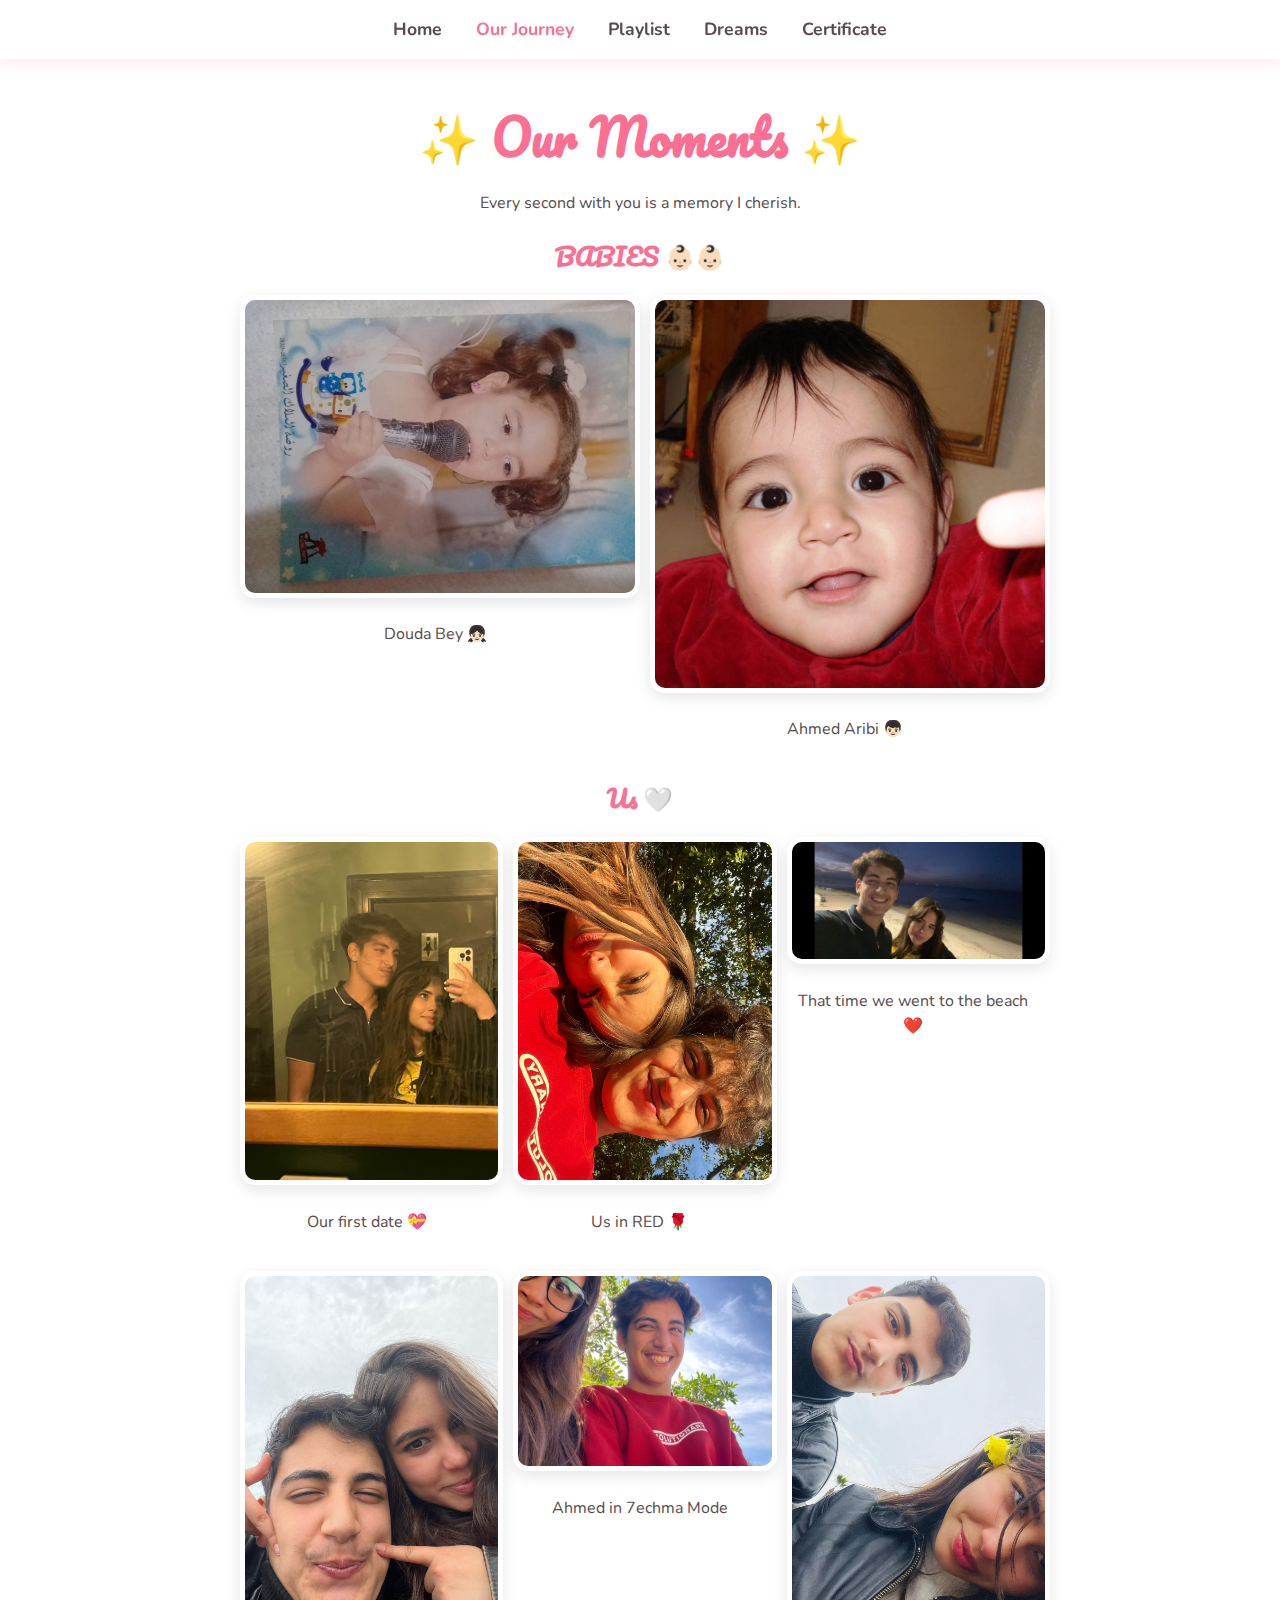
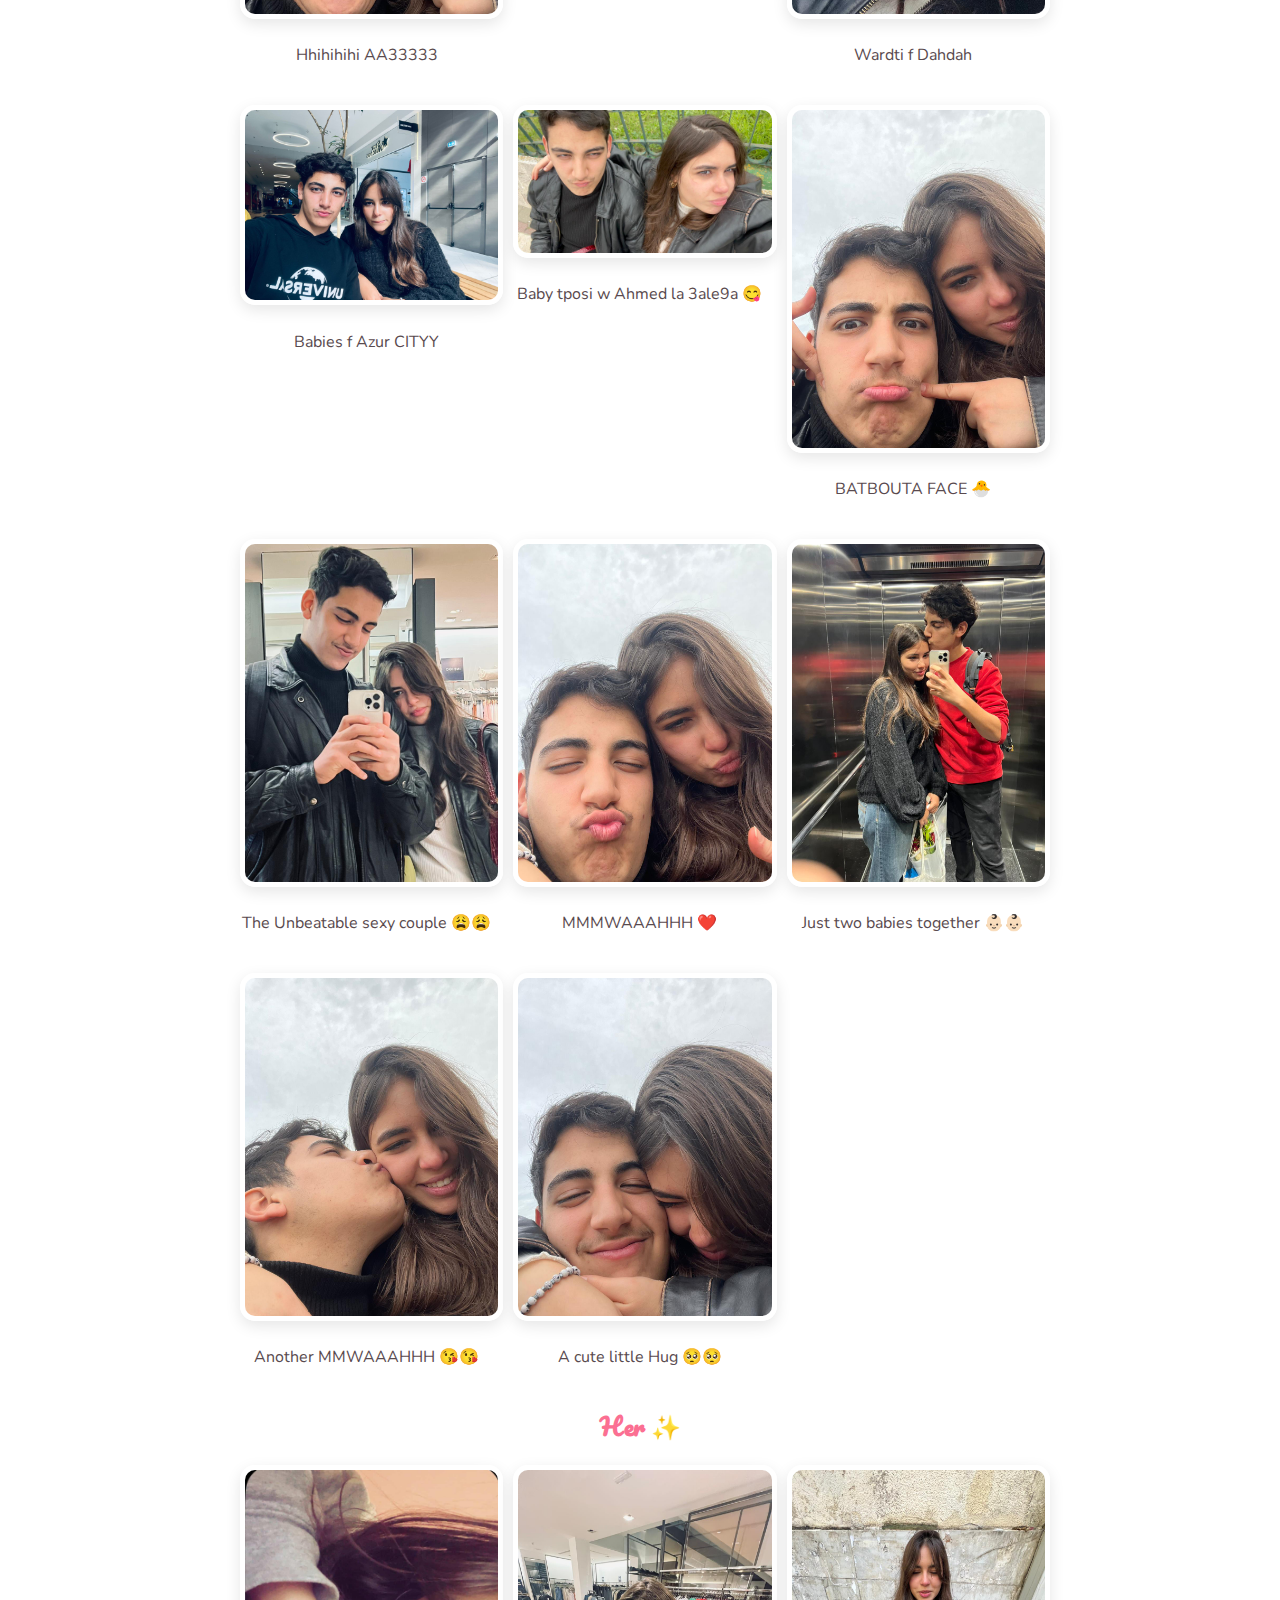
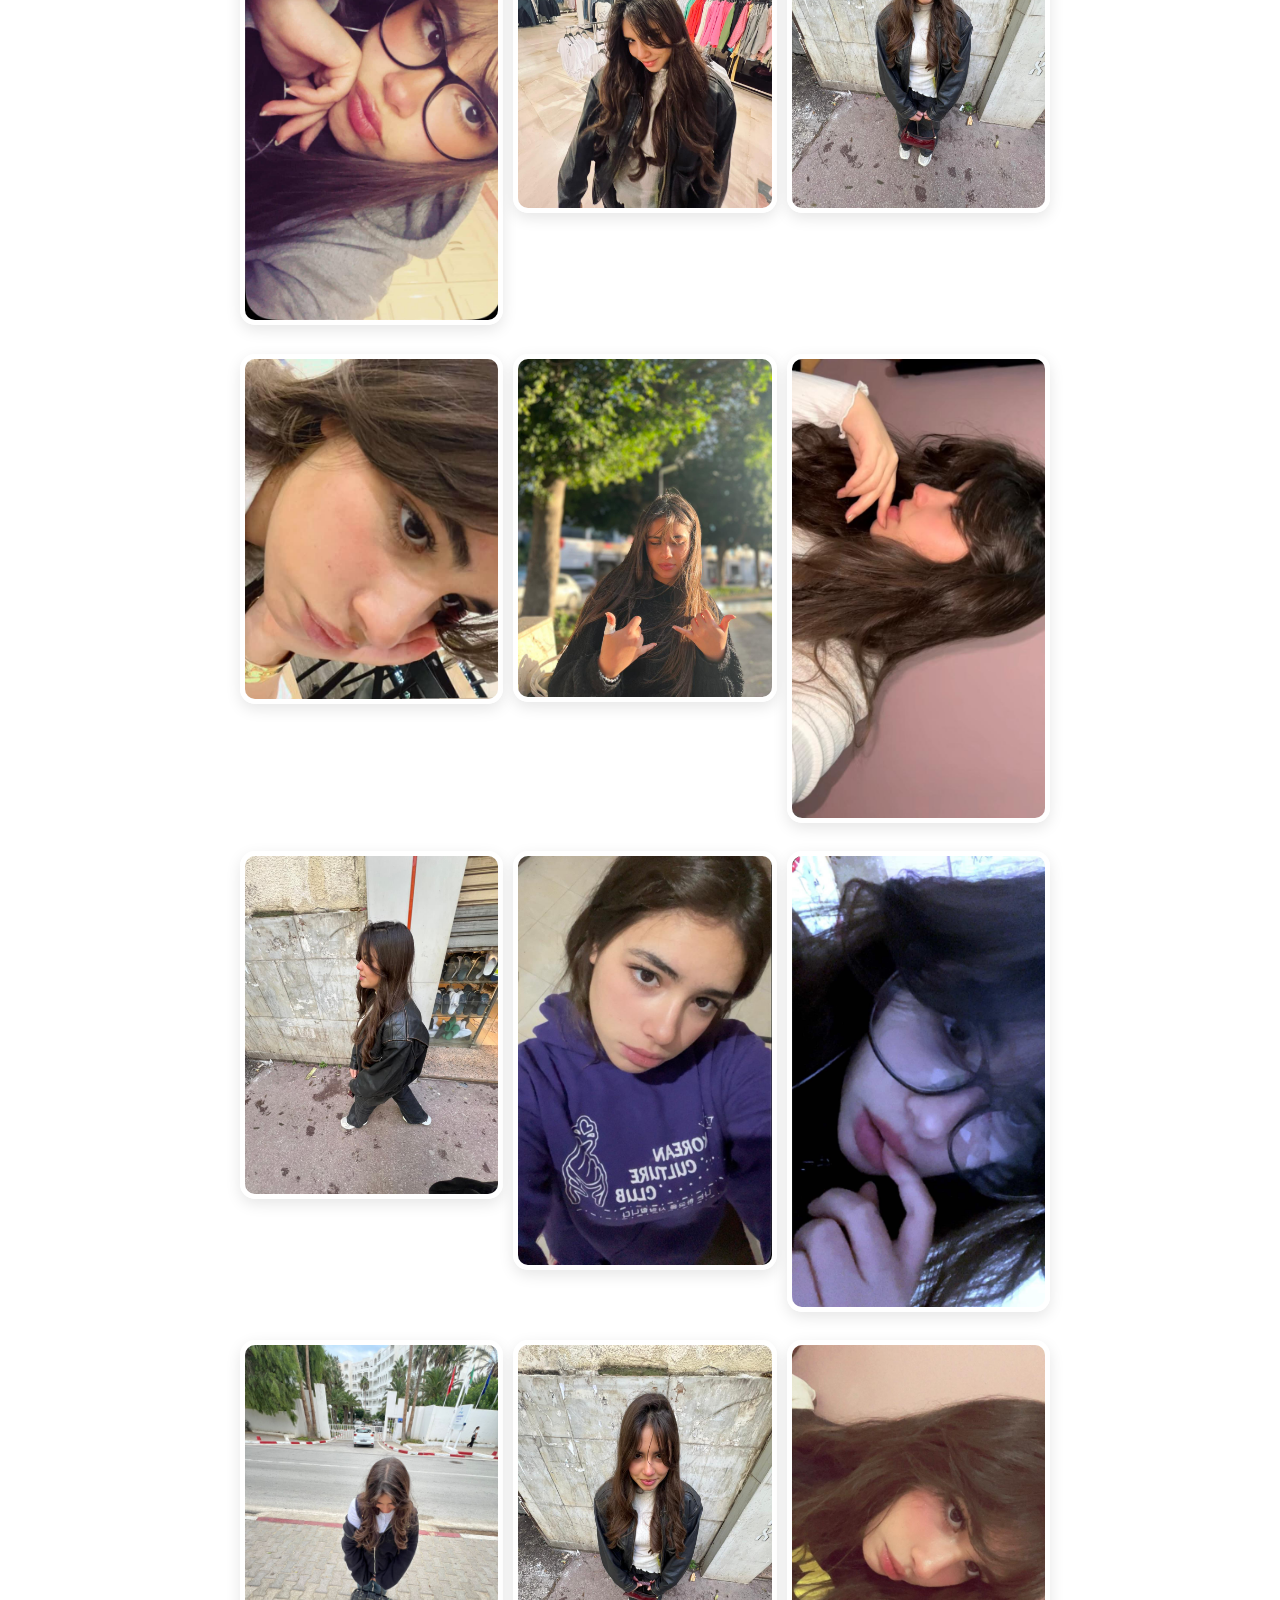
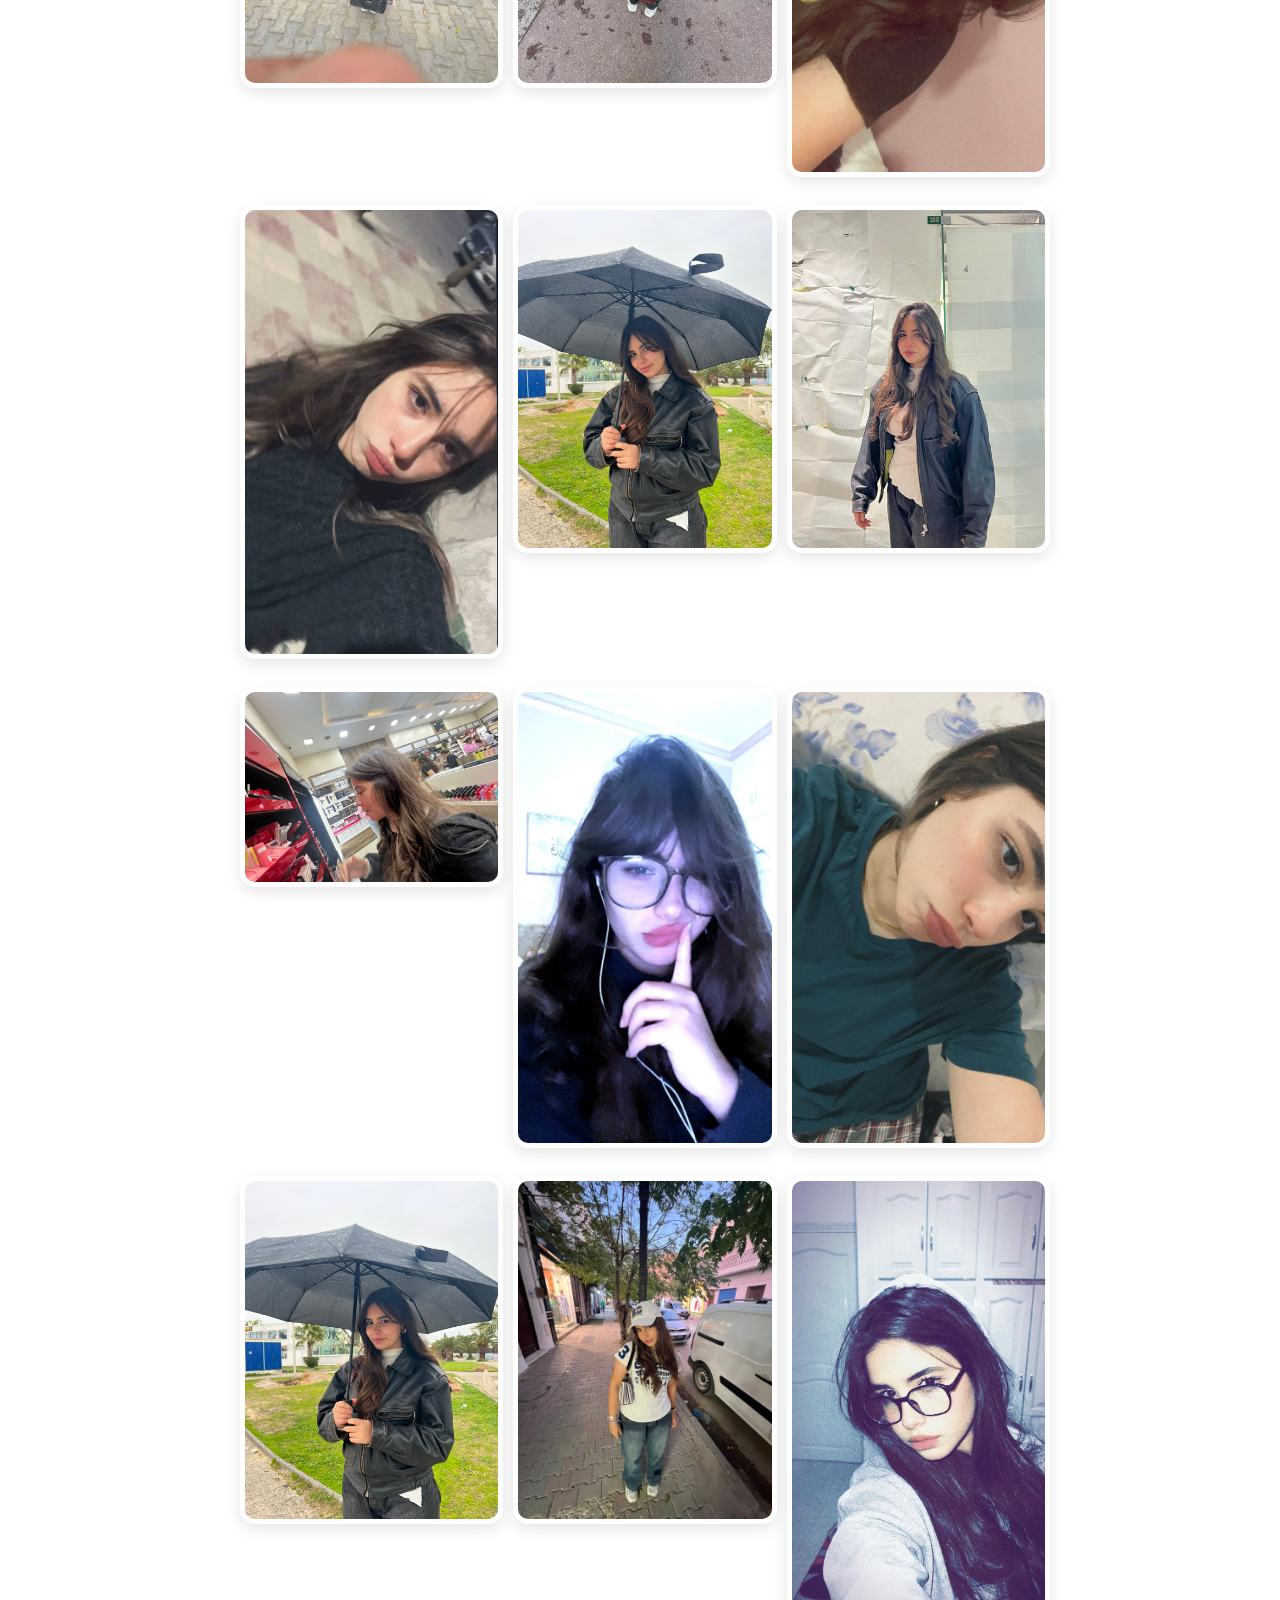
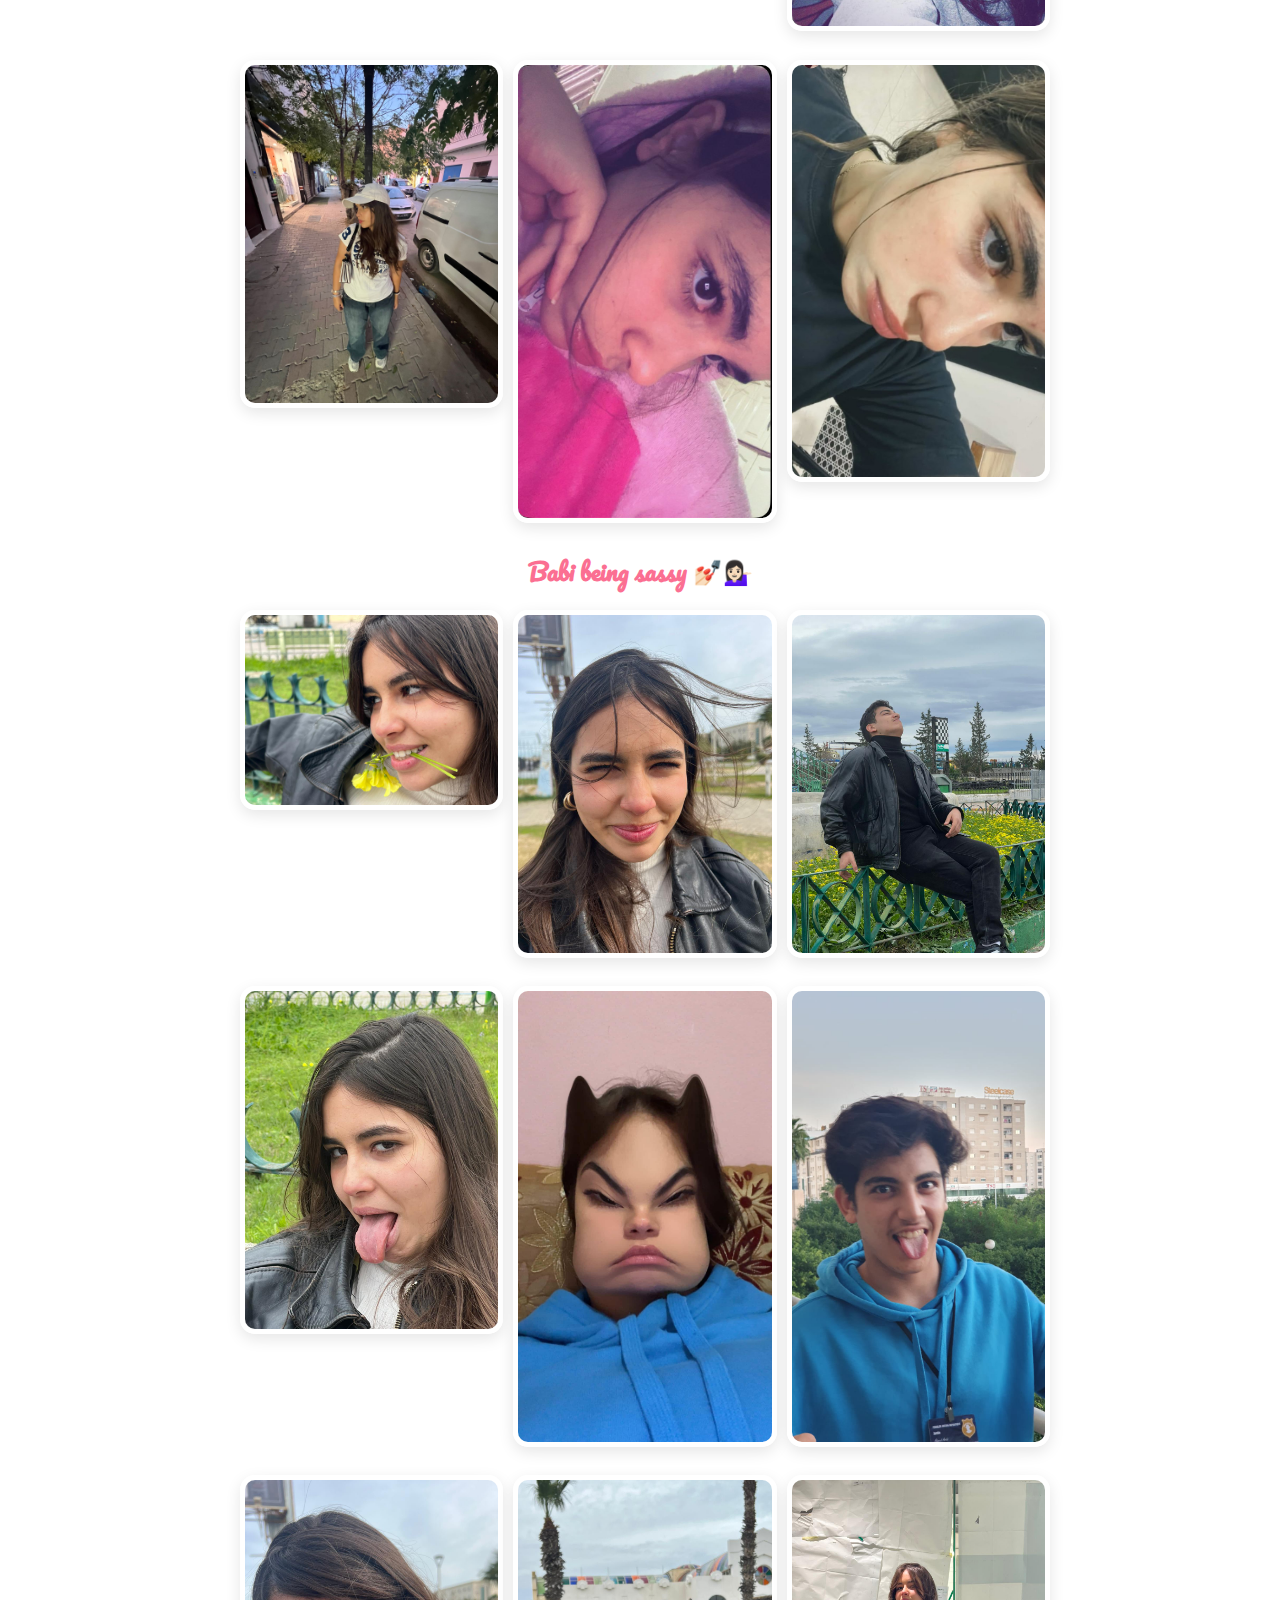
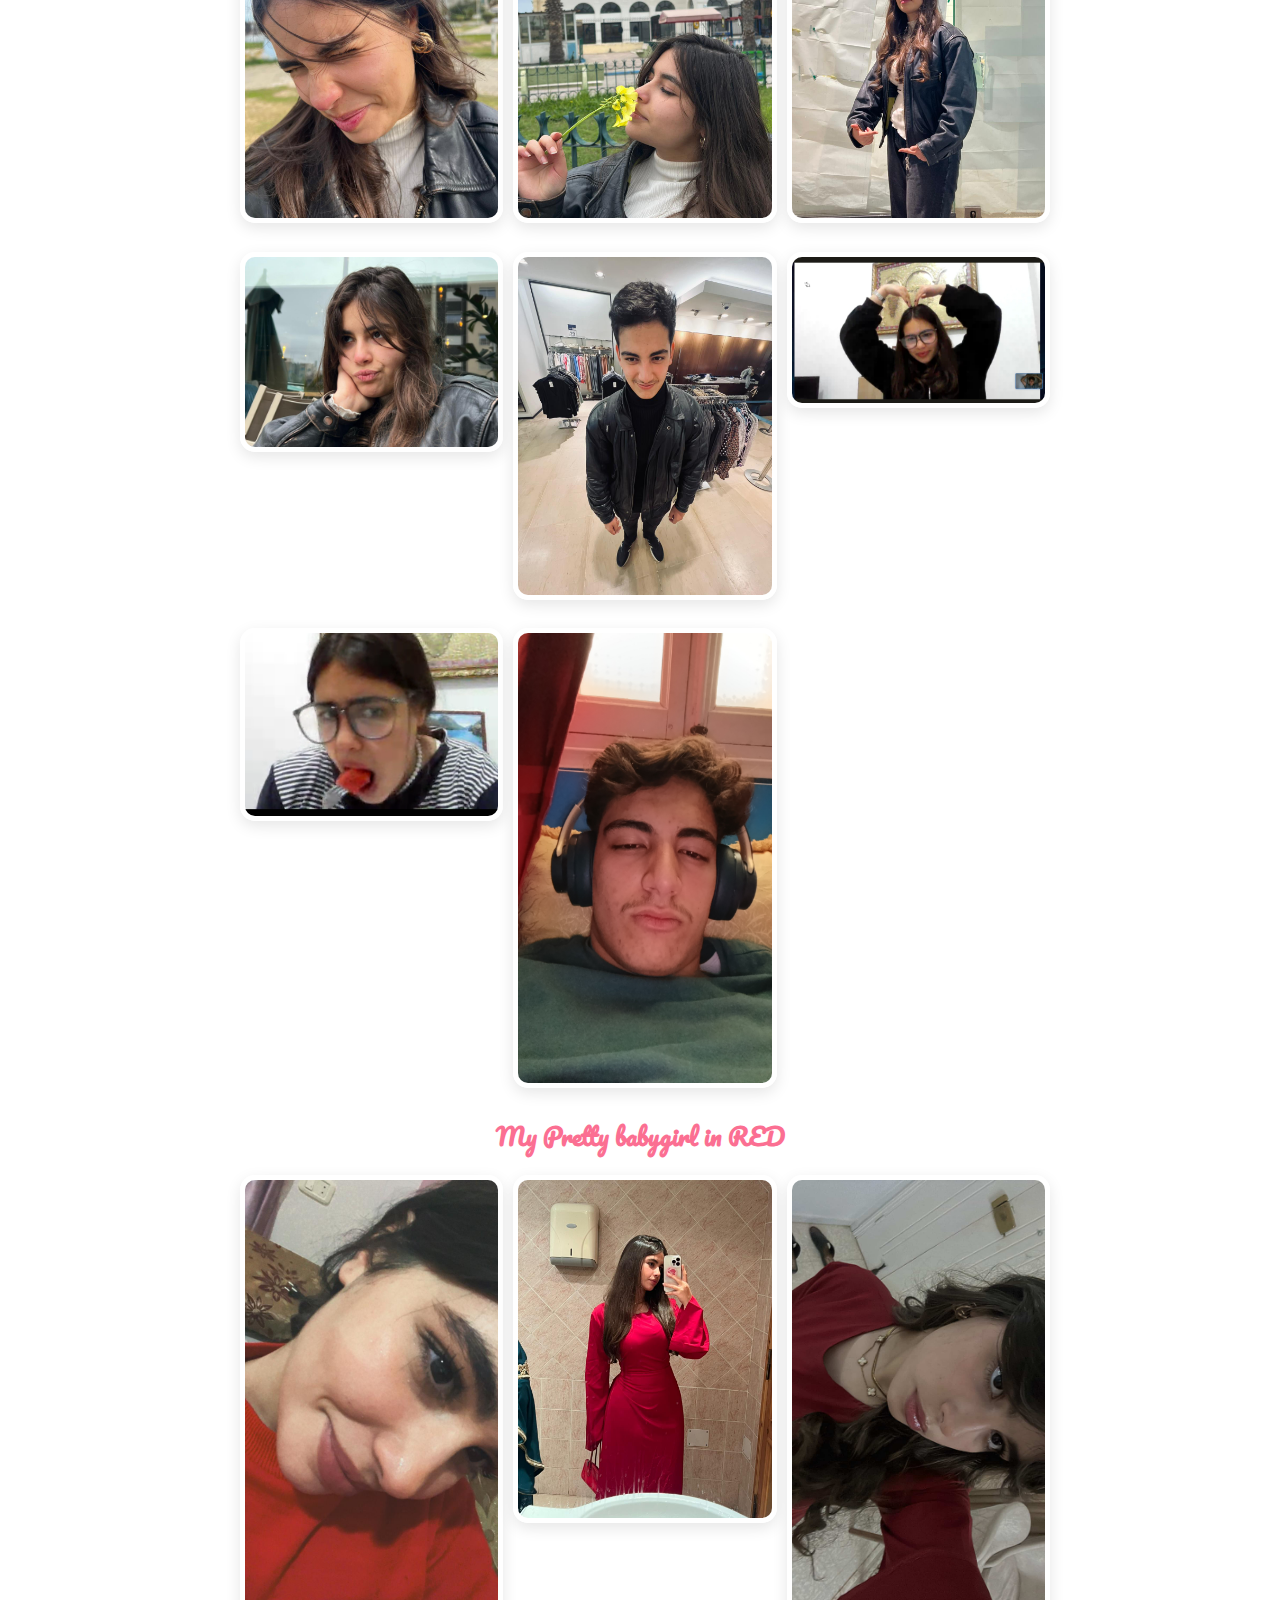
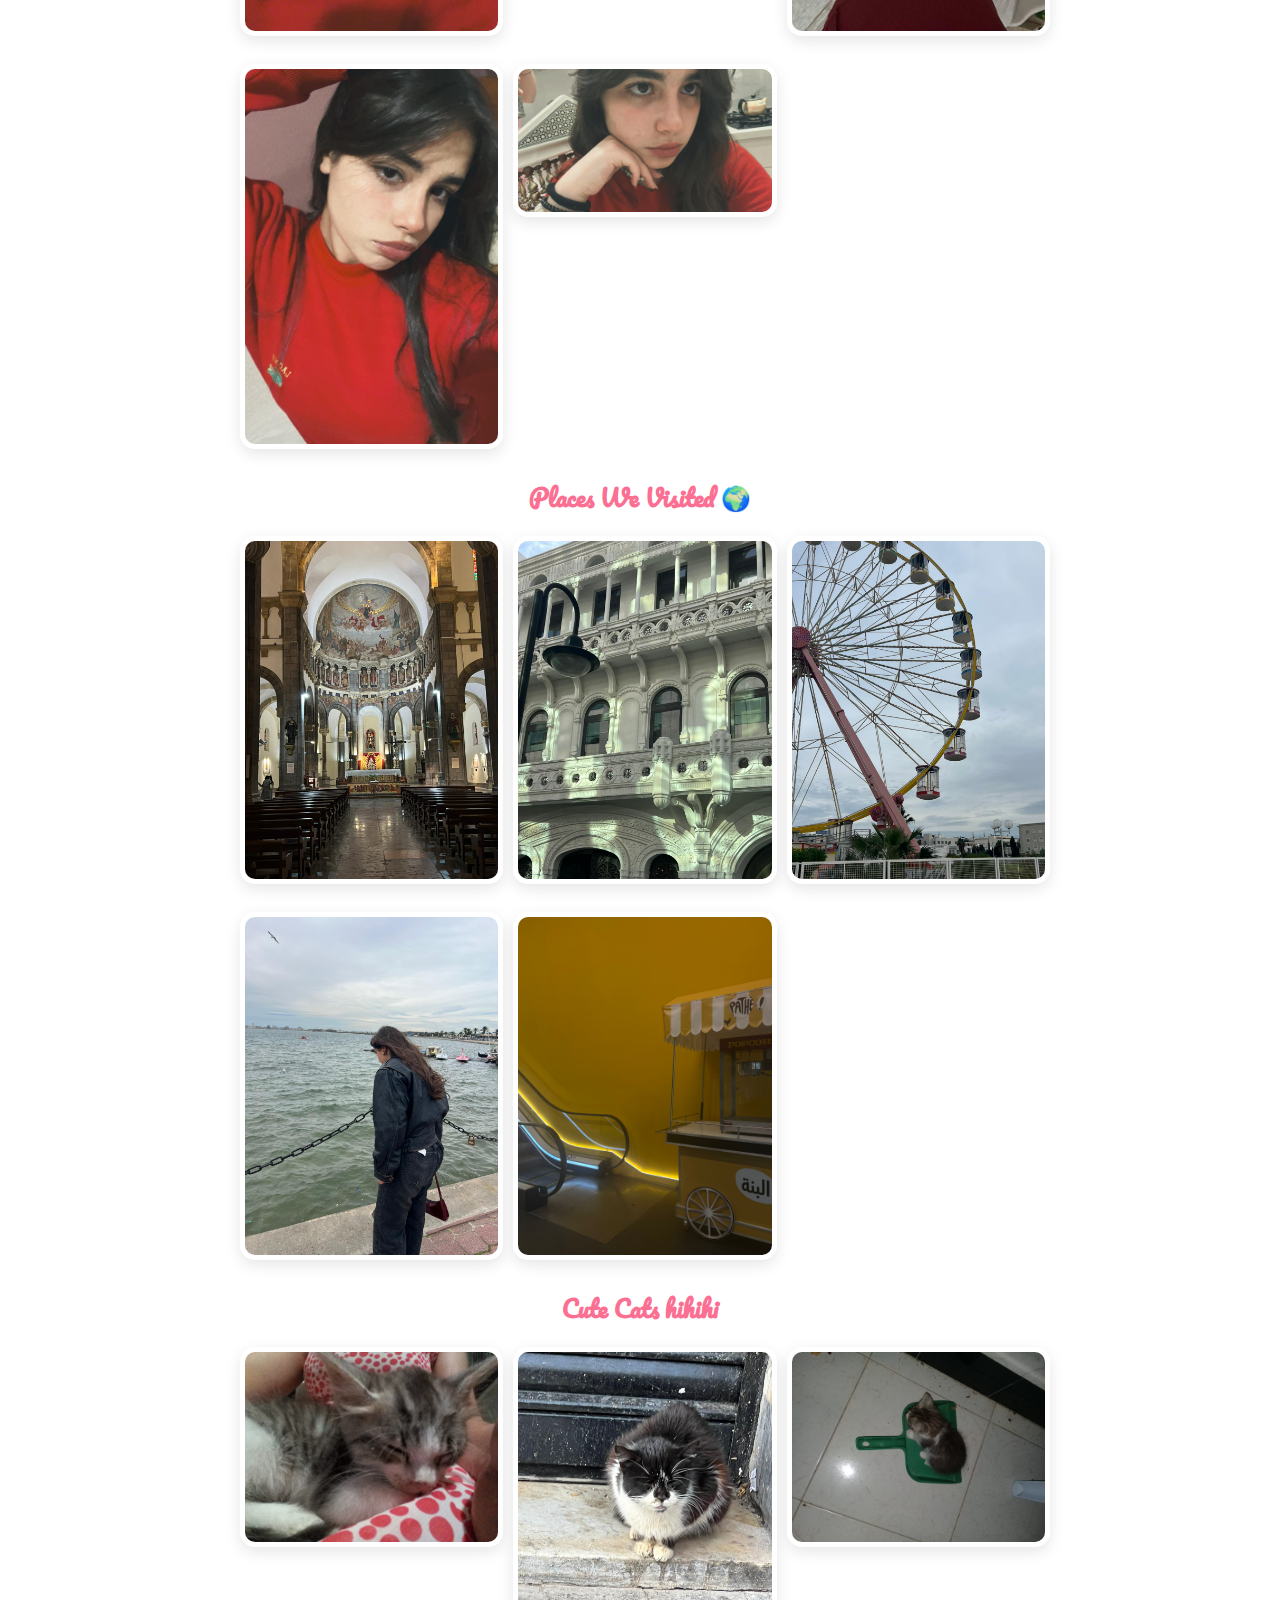
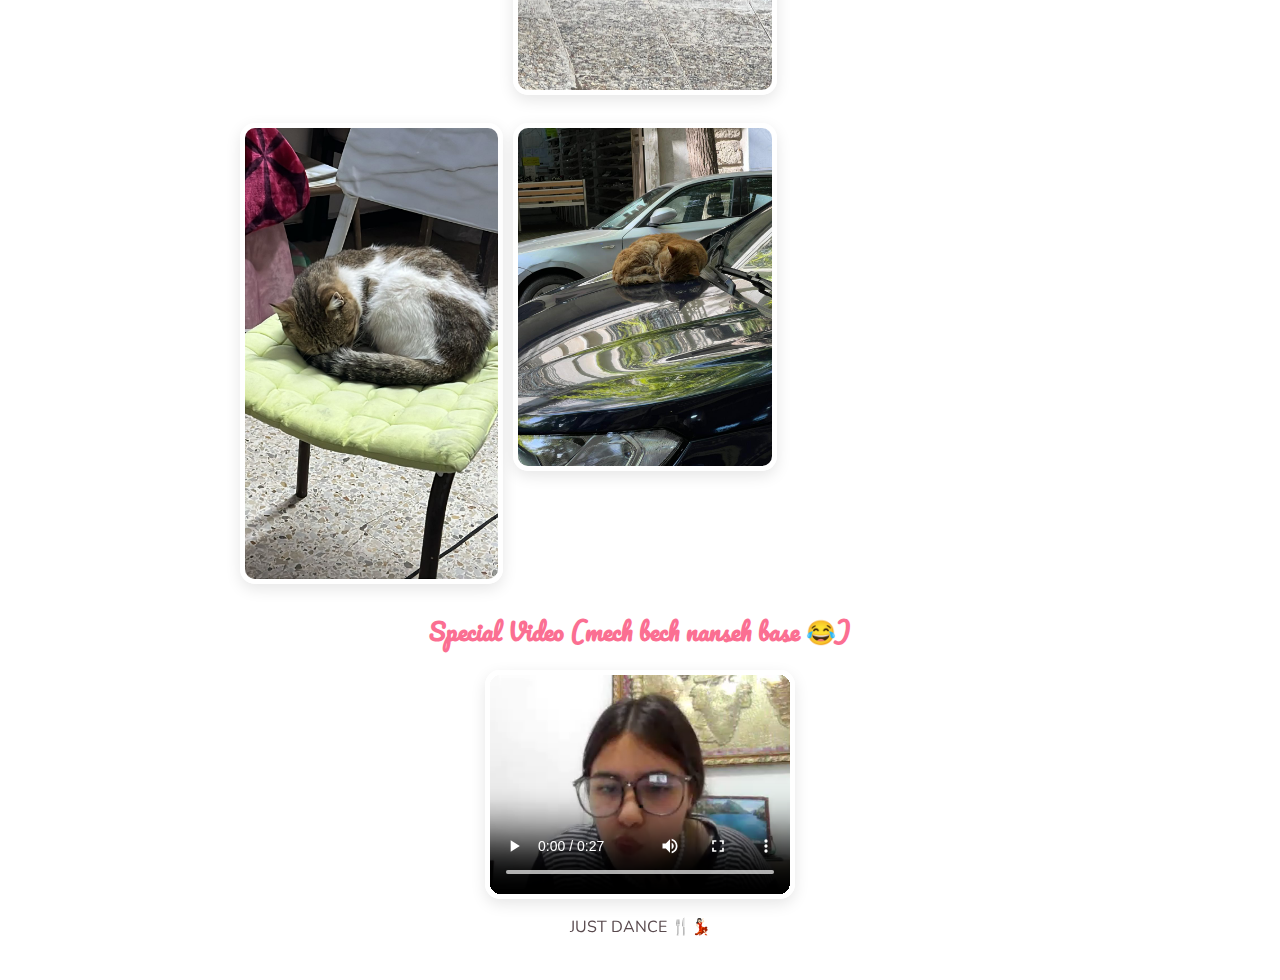
<file: memories.html>
<!DOCTYPE html>
<html lang="en">
<head>
    <meta charset="UTF-8">
    <meta name="viewport" content="width=device-width, initial-scale=1.0">
    <title>The Love Archive</title>
    <link rel="stylesheet" href="style.css">
    <style>
        .gallery-grid {
            display: grid;
            grid-template-columns: repeat(auto-fit, minmax(250px, 1fr));
            gap: 20px;
        }
        .gallery-item img, .gallery-item video {
            width: 100%;
            border-radius: 15px;
            border: 5px solid white;
            box-shadow: 0 5px 15px rgba(0,0,0,0.1);
        }
        .video-item .video-wrapper {
            display: flex;
            justify-content: center;   
        }

        .video-item video {
            width: 70%;                
            max-width: 300px;          
            border-radius: 15px;
            border: 5px solid white;
            box-shadow: 0 5px 15px rgba(0,0,0,0.1);
        }
    </style>
</head>
<body>
    <nav>
        <a href="index.html">Home</a>
        <a href="memories.html" class="active">Our Journey</a>
        <a href="music.html">Playlist</a>
        <a href="bucketlist.html">Dreams</a>
        <a href="certificate.html">Certificate</a>
    </nav>

    <div class="container">
        <h1>✨ Our Moments ✨</h1>
        <p>Every second with you is a memory I cherish.</p>
        <!--  BABIES  -->
        <h2>BABIES 👶🏻👶🏻</h2>
        <div class="gallery-grid">
            <div class="gallery-item">
                <img src="images\baby.jpg" alt="Douda">
                <p> Douda Bey 👧🏻</p>
            </div>
            <div class="gallery-item">
                <img src="images\baby (2).jpg" alt="Douda">
                <p>Ahmed Aribi 👦🏻</p>
            </div>
        </div>
        <h2>Us 🤍</h2>
        <div class="gallery-grid">
            <div class="gallery-item">
                <img src="images\us (2).jpg" alt="Us">
                <p>Our first date 💝</p>
            </div>
            <div class="gallery-item">
                <img src="images\us (3).jpg" alt="Us">
                <p>Us in RED 🌹</p>
            </div>
            <div class="gallery-item">
                <img src="images\us (5).jpg" alt="Us">
                <p>That time we went to the beach ❤️</p>
            </div>
            <div class="gallery-item">
                <img src="images\us (6).jpg" alt="Us">
                <p>Hhihihihi AA33333</p>
            </div>
            <div class="gallery-item">
                <img src="images\us (7).jpg" alt="Us">
                <p>Ahmed in 7echma Mode</p>
            </div>
            <div class="gallery-item">
                <img src="images\us (8).jpg" alt="Us">
                <p>Wardti f Dahdah</p>
            </div>
            <div class="gallery-item">
                <img src="images\us (9).jpg" alt="Us">
                <p>Babies f Azur CITYY</p>
            </div>
            <div class="gallery-item">
                <img src="images\us (10).jpg" alt="Us">
                <p>Baby tposi w Ahmed la 3ale9a 😋</p>
            </div>
            <div class="gallery-item">
                <img src="images\us (12).jpg" alt="Us">
                <p>BATBOUTA FACE 🐣</p>
            </div>
            <div class="gallery-item">
                <img src="images\us (13).jpg" alt="Us">
                <p>The Unbeatable sexy couple 😩😩</p>
            </div>
            <div class="gallery-item">
                <img src="images\us (14).jpg" alt="Us">
                <p>MMMWAAAHHH ❤️</p>
            </div>
            <div class="gallery-item">
                <img src="images\us (15).jpg" alt="Us">
                <p>Just two babies together 👶🏻👶🏻</p>
            </div>
            <div class="gallery-item">
                <img src="images\us (17).jpg" alt="Us">
                <p>Another MMWAAAHHH 😘😘</p>
            </div>
            
            <div class="gallery-item">
                <img src="images\us (16).jpg" alt="Us">
                <p>A cute little Hug 🥺🥺</p>
            </div>
        </div>

        <!-- Her part -->
        <h2>Her ✨</h2>
        <div class="gallery-grid">
            <div class="gallery-item">
                <img src="images\douda.jpg" alt="Douda">
            </div>
            <div class="gallery-item">
                <img src="images\douda (2).jpg" alt="Douda">
            </div>
            <div class="gallery-item">
                <img src="images\douda (3).jpg" alt="Douda">
            </div>
            <div class="gallery-item">
                <img src="images\douda (4).jpg" alt="Douda">
            </div>
            <div class="gallery-item">
                <img src="images\douda (5).jpg" alt="Douda">
            </div>
            <div class="gallery-item">
                <img src="images\douda (6).jpg" alt="Douda">
            </div>
            <div class="gallery-item">
                <img src="images\douda (7).jpg" alt="Douda">
            </div>
            <div class="gallery-item">
                <img src="images\douda (8).jpg" alt="Douda">
            </div>
            <div class="gallery-item">
                <img src="images\douda (9).jpg" alt="Douda">
            </div>
            <div class="gallery-item">
                <img src="images\douda (10).jpg" alt="Douda">
            </div>
            <div class="gallery-item">
                <img src="images\douda (11).jpg" alt="Douda">
            </div>
            <div class="gallery-item">
                <img src="images\douda (12).jpg" alt="Douda">
            </div>
            <div class="gallery-item">
                <img src="images\douda (13).jpg" alt="Douda">
            </div>
            <div class="gallery-item">
                <img src="images\douda (14).jpg" alt="Douda">
            </div>
            <div class="gallery-item">
                <img src="images\douda (15).jpg" alt="Douda">
            </div>
            <div class="gallery-item">
                <img src="images\douda (16).jpg" alt="Douda">
            </div>
            <div class="gallery-item">
                <img src="images\douda (17).jpg" alt="Douda">
            </div>
            <div class="gallery-item">
                <img src="images\douda (18).jpg" alt="Douda">
            </div>
            <div class="gallery-item">
                <img src="images\douda (19).jpg" alt="Douda">
            </div>
            <div class="gallery-item">
                <img src="images\douda (20).jpg" alt="Douda">
            </div>
            <div class="gallery-item">
                <img src="images\douda (21).jpg" alt="Douda">
            </div>
            <div class="gallery-item">
                <img src="images\douda (22).jpg" alt="Douda">
            </div>
            <div class="gallery-item">
                <img src="images\douda (23).jpg" alt="Douda">
            </div>
            <div class="gallery-item">
                <img src="images\douda (24).jpg" alt="Douda">
            </div>
        </div>
        

        <!-- Sassy images of her -->
        <h2>Babi being sassy 💅🏻💁🏻‍♀️</h2>
        <div class="gallery-grid">
            <div class="gallery-item">
                <img src="images\sassy.jpg" alt="Douda">
            </div>
            <div class="gallery-item">
                <img src="images\sassy (2).jpg" alt="Douda">
            </div>
            <div class="gallery-item">
                <img src="images\na (3).jpg" alt="Douda">
            </div>
            <div class="gallery-item">
                <img src="images\sassy (3).jpg" alt="Douda">
            </div>
            <div class="gallery-item">
                <img src="images\sassy (4).jpg" alt="Douda">
            </div>
            <div class="gallery-item">
                <img src="images\na.jpg" alt="Douda">
            </div>
            <div class="gallery-item">
                <img src="images\sassy (5).jpg" alt="Douda">
            </div>
            <div class="gallery-item">
                <img src="images\sassy (6).jpg" alt="Douda">
            </div>
            <div class="gallery-item">
                <img src="images\sassy (7).jpg" alt="Douda">
            </div>
            <div class="gallery-item">
                <img src="images\sassy (8).jpg" alt="Douda">
            </div>
            <div class="gallery-item">
                <img src="images\na (2).jpg" alt="Douda">
            </div>
            <div class="gallery-item">
                <img src="images\heart with hands.jpg" alt="Douda">
            </div>
            <div class="gallery-item">
                <img src="images\delle3.png" alt="Douda">
            </div>
            <div class="gallery-item">
                <img src="images\ahmed b casque.jpeg" alt="Douda">
            </div>
        </div>

        <!-- Her in red -->
        <h2>My Pretty babygirl in RED</h2>
        <div class="gallery-grid">
            <div class="gallery-item">
                <img src="images\red.jpg" alt="Douda">
            </div>
            <div class="gallery-item">
                <img src="images\red (2).jpg" alt="Douda">
            </div>
            <div class="gallery-item">
                <img src="images\red (3).jpg" alt="Douda">
            </div>
            <div class="gallery-item">
                <img src="images\red (4).jpg" alt="Douda">
            </div>
            <div class="gallery-item">
                <img src="images\red (5).jpg" alt="Douda">
            </div>
            
        </div>

        <!-- Places we visited -->
        <h2>Places We Visited 🌍</h2>
        <div class="gallery-grid">
            <div class="gallery-item">
                <img src="images\cathedral.jpg" alt="Douda">
            </div>
            <div class="gallery-item">
                <img src="images\centre ville.jpg" alt="Douda">
            </div>
            <div class="gallery-item">
                <img src="images\dahdah.jpg" alt="Douda">
            </div>
            <div class="gallery-item">
                <img src="images\lac.jpg" alt="Douda">
            </div>
            <div class="gallery-item">
                <img src="images\pathé.jpg" alt="Douda">
            </div>
        </div>

        <!-- Cute Cats -->
        <h2>Cute Cats hihihi</h2>
        <div class="gallery-grid">
            <div class="gallery-item">
                <img src="images\mimi cat.jpg" alt="Douda">
            </div>
            <div class="gallery-item">
                <img src="images\gatous.jpg" alt="Douda">
            </div>
            <div class="gallery-item">
                <img src="images\gatous (2).jpg" alt="Douda">
            </div>
            <div class="gallery-item">
                <img src="images\gatous (3).jpg" alt="Douda">
            </div>
            <div class="gallery-item">
                <img src="images\gatous (4).jpg" alt="Douda">
            </div>

        </div>


        <!-- Special Video -->
        <h2>Special Video (mech bech nanseh base 😂)</h2>
        <div class="gallery-item video-item">
            <div class="video-wrapper">
                <video controls>
                <source src="images\just dance.mp4" type="video/mp4">
                </video>
            </div>
            <p style="text-align:center;">JUST DANCE 🍴💃🏻</p>
        </div>
        
    </div>
</body>
</html>
</file>
<file: style.css>
/* --- GLOBAL STYLES --- */
@import url('https://fonts.googleapis.com/css2?family=Nunito:wght@400;700&family=Pacifico&display=swap');

:root {
    --bg-color: #ffffff;       /* Lavender Blush (Very pale pink) */
    --card-bg: #ffffff;        /* White */
    --primary: #ff8fab;        /* Soft Pink */
    --accent: #fb6f92;         /* Darker Pink for buttons/links */
    --text: #594a4e;           /* Brownish-Grey (Softer than black) */
    --font-head: 'Pacifico', cursive;
    --font-body: 'Nunito', sans-serif;
}

body {
    background-color: var(--bg-color);
    color: var(--text);
    font-family: var(--font-body);
    margin: 0;
    padding: 0;
    line-height: 1.6;
}

/* Navigation Bar */
nav {
    background: #ffffff;
    padding: 15px;
    text-align: center;
    box-shadow: 0 4px 15px rgba(255, 182, 193, 0.3);
    position: sticky;
    top: 0;
    z-index: 1000;
}

nav a {
    text-decoration: none;
    color: var(--text);
    margin: 0 15px;
    font-weight: 700;
    font-size: 1.1rem;
    transition: color 0.3s;
}

nav a:hover, nav a.active {
    color: var(--accent);
}

/* Layout Containers */
.container {
    max-width: 800px;
    margin: 40px auto;
    padding: 0 20px;
    text-align: center;
}

h1, h2 {
    font-family: var(--font-head);
    color: var(--accent);
}

h1 { font-size: 3rem; margin-bottom: 10px; }

/* Cute Cards */
.card {
    background: var(--card-bg);
    border-radius: 20px;
    padding: 30px;
    margin-bottom: 30px;
    box-shadow: 0 10px 25px rgba(255, 105, 180, 0.15);
    transition: transform 0.2s;
}

.card:hover {
    transform: translateY(-5px);
}

/* Buttons */
.btn {
    display: inline-block;
    background: var(--accent);
    color: white;
    padding: 10px 25px;
    border-radius: 50px;
    text-decoration: none;
    font-weight: bold;
    margin-top: 10px;
    transition: 0.3s;
}

.btn:hover { background: var(--primary); transform: scale(1.05); }

/* GIF Placeholder */
.gif-container {
    margin: 20px 0;
}
.gif-container img {
    max-width: 150px;
    border-radius: 10px;
}
</file>
